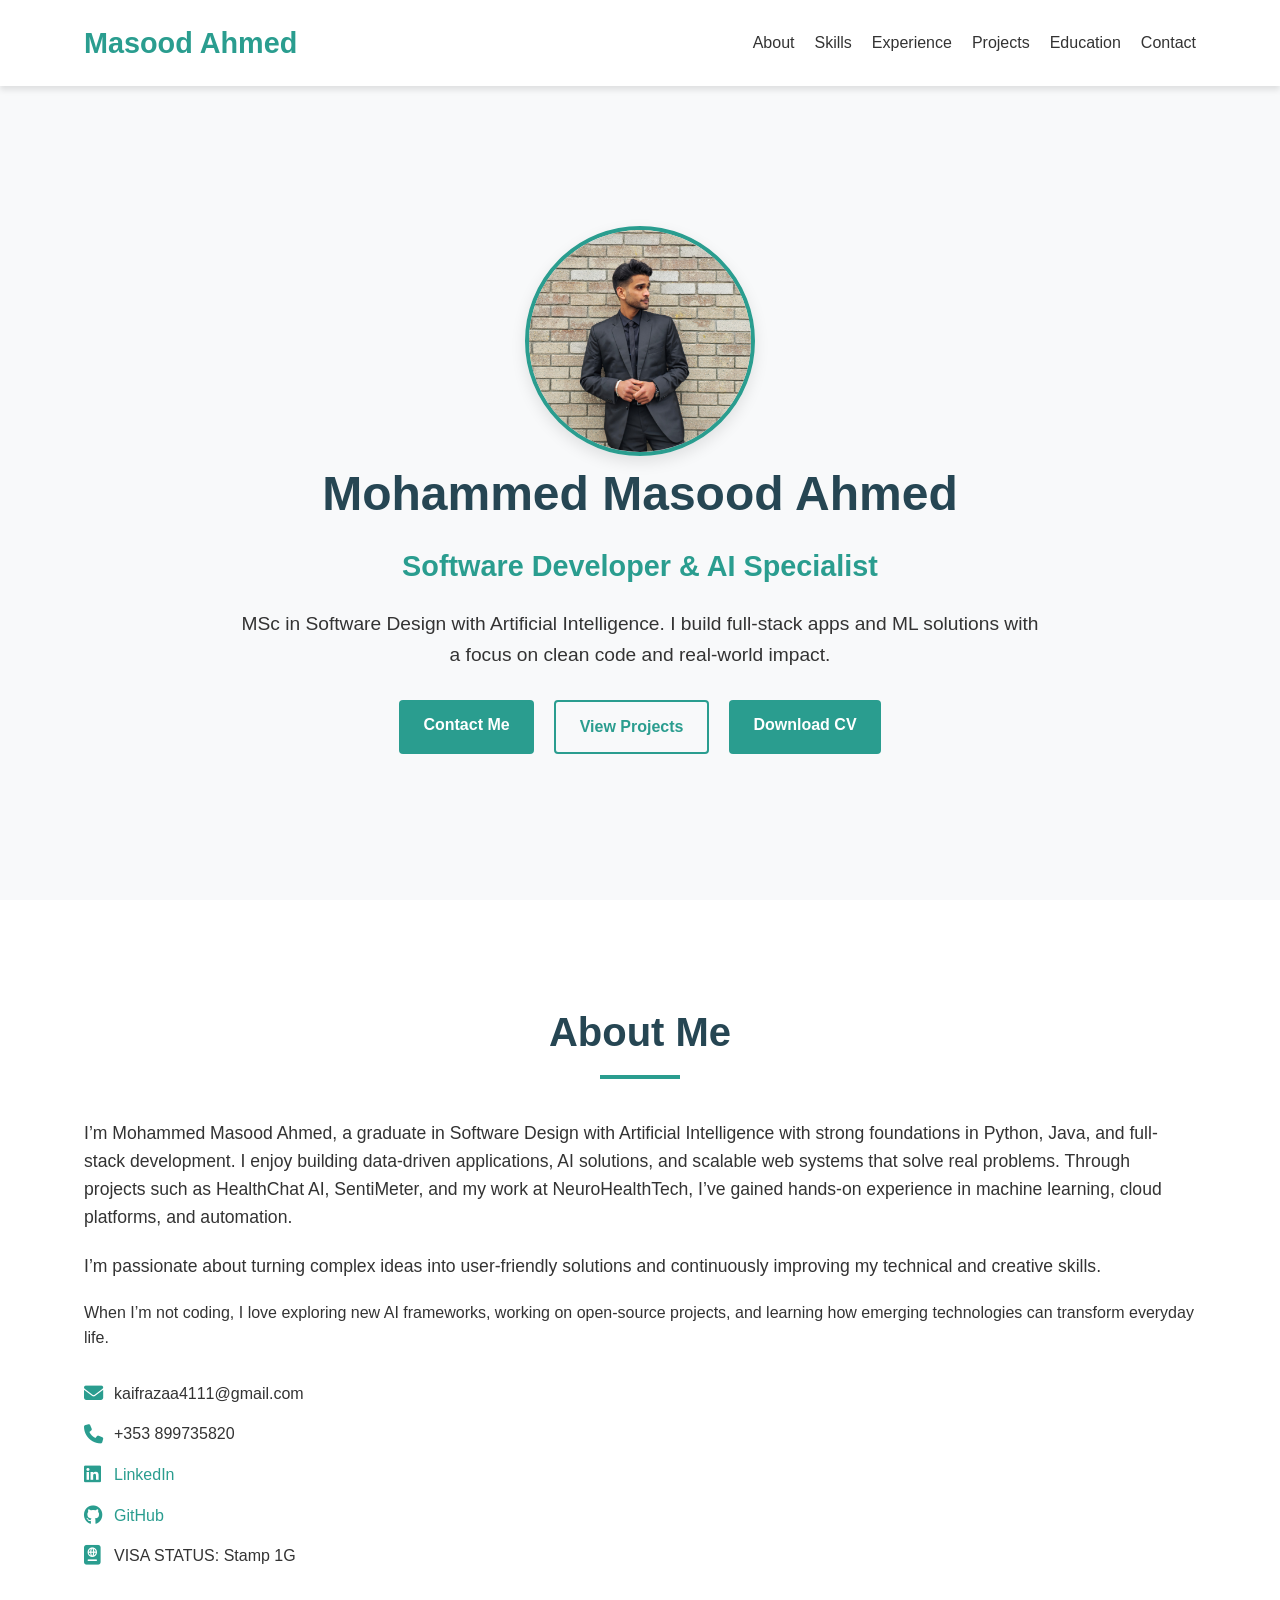
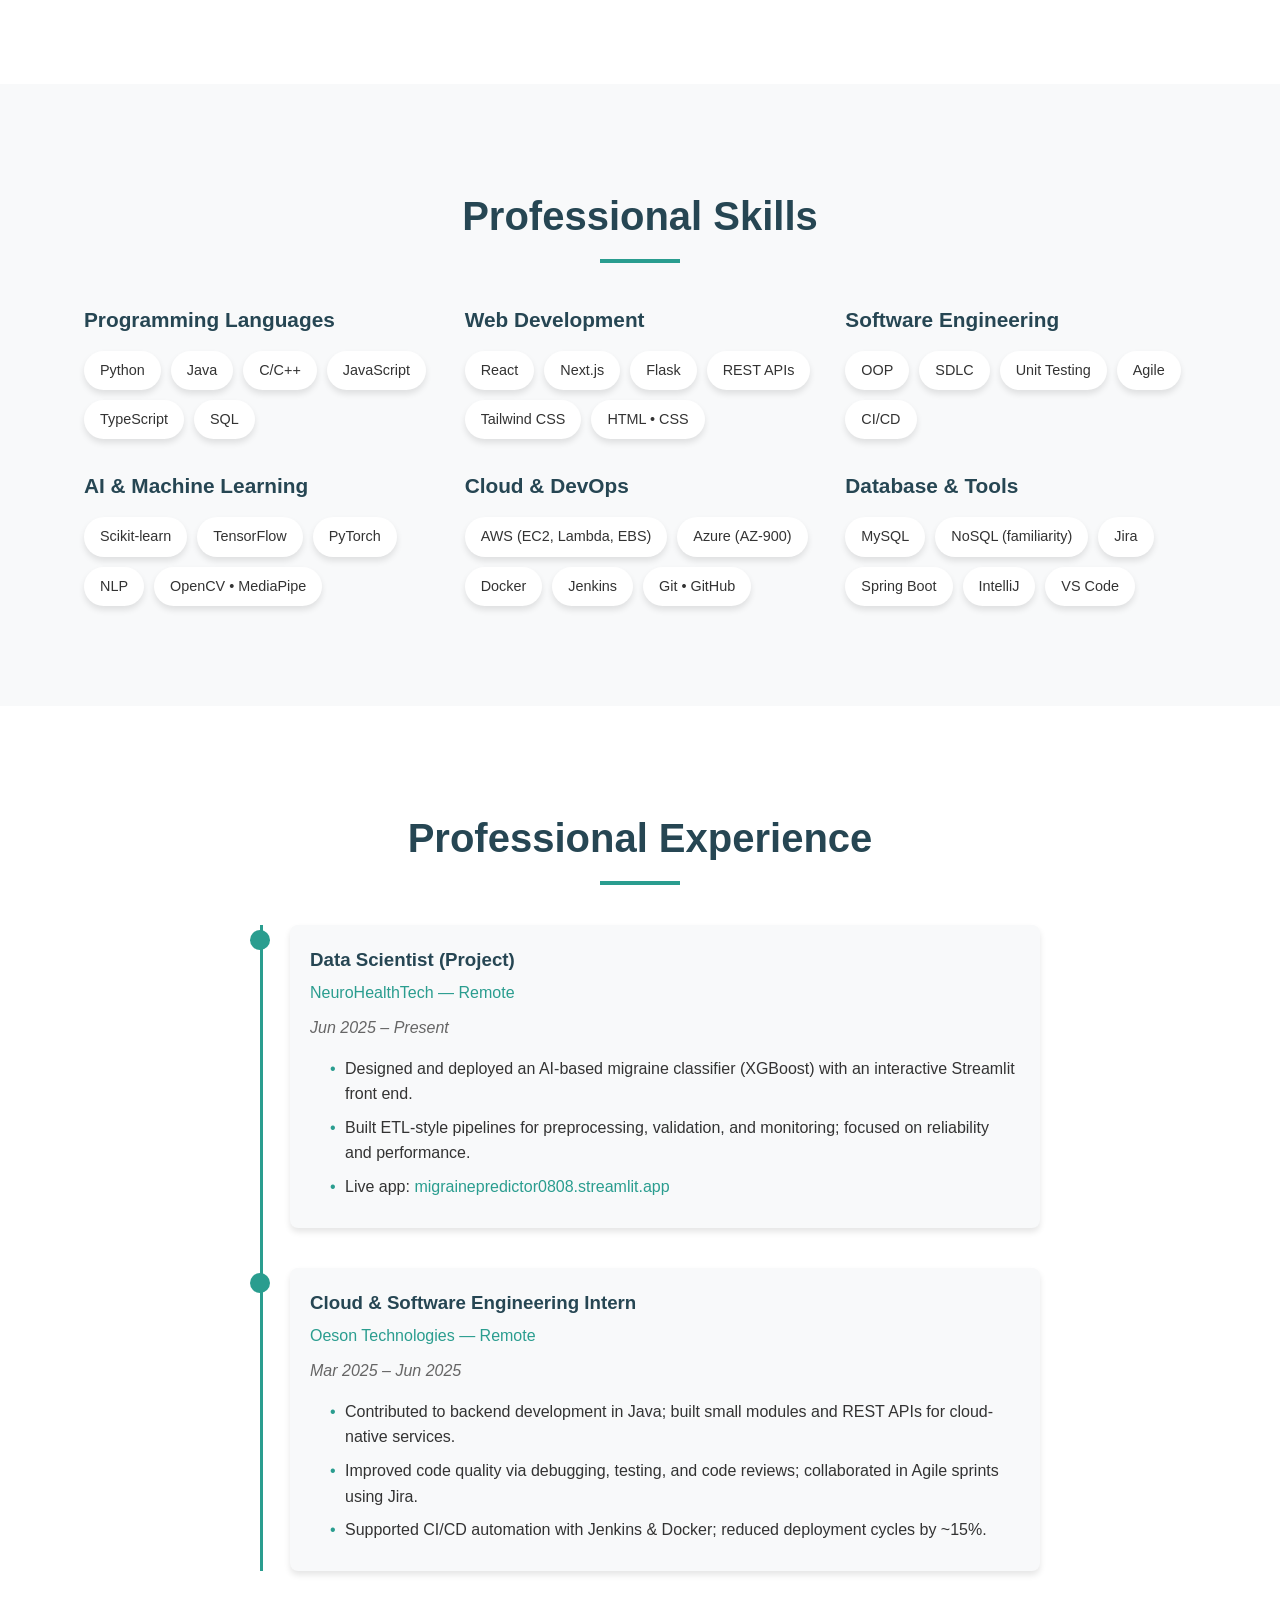
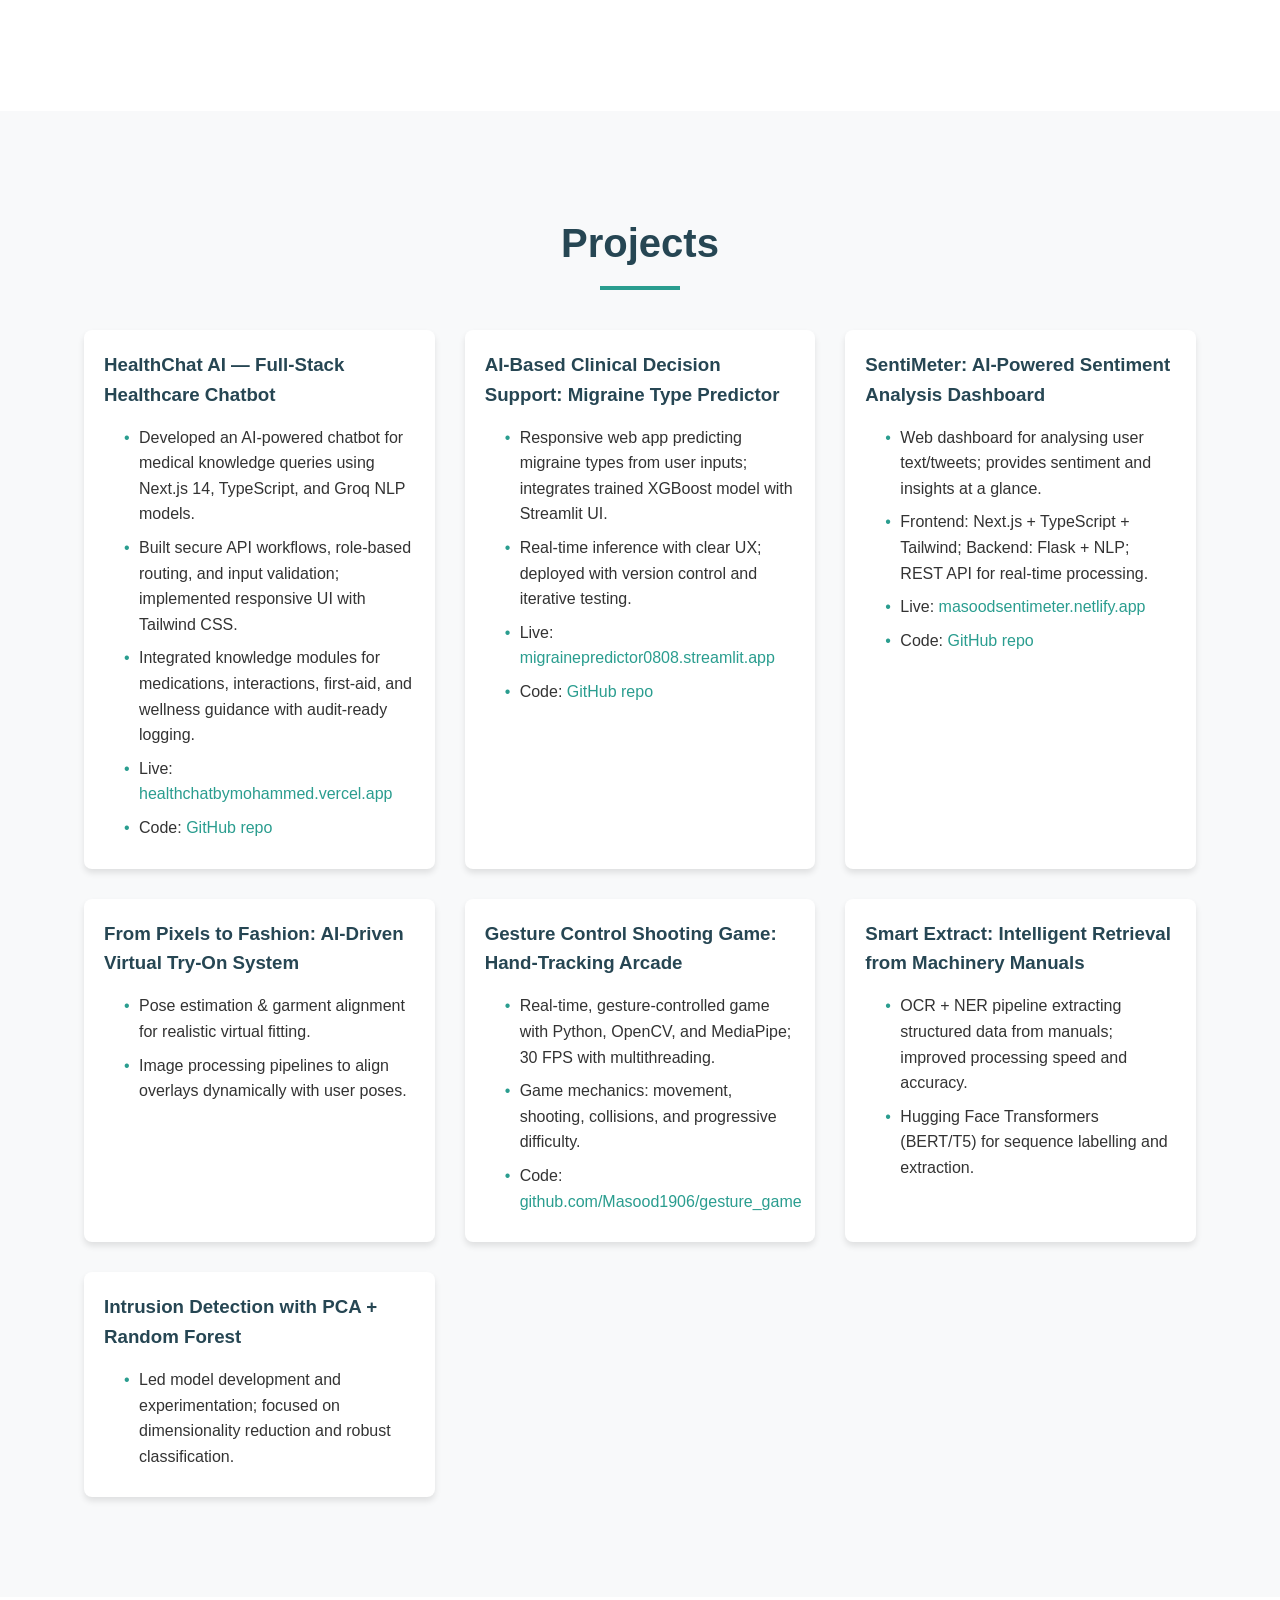
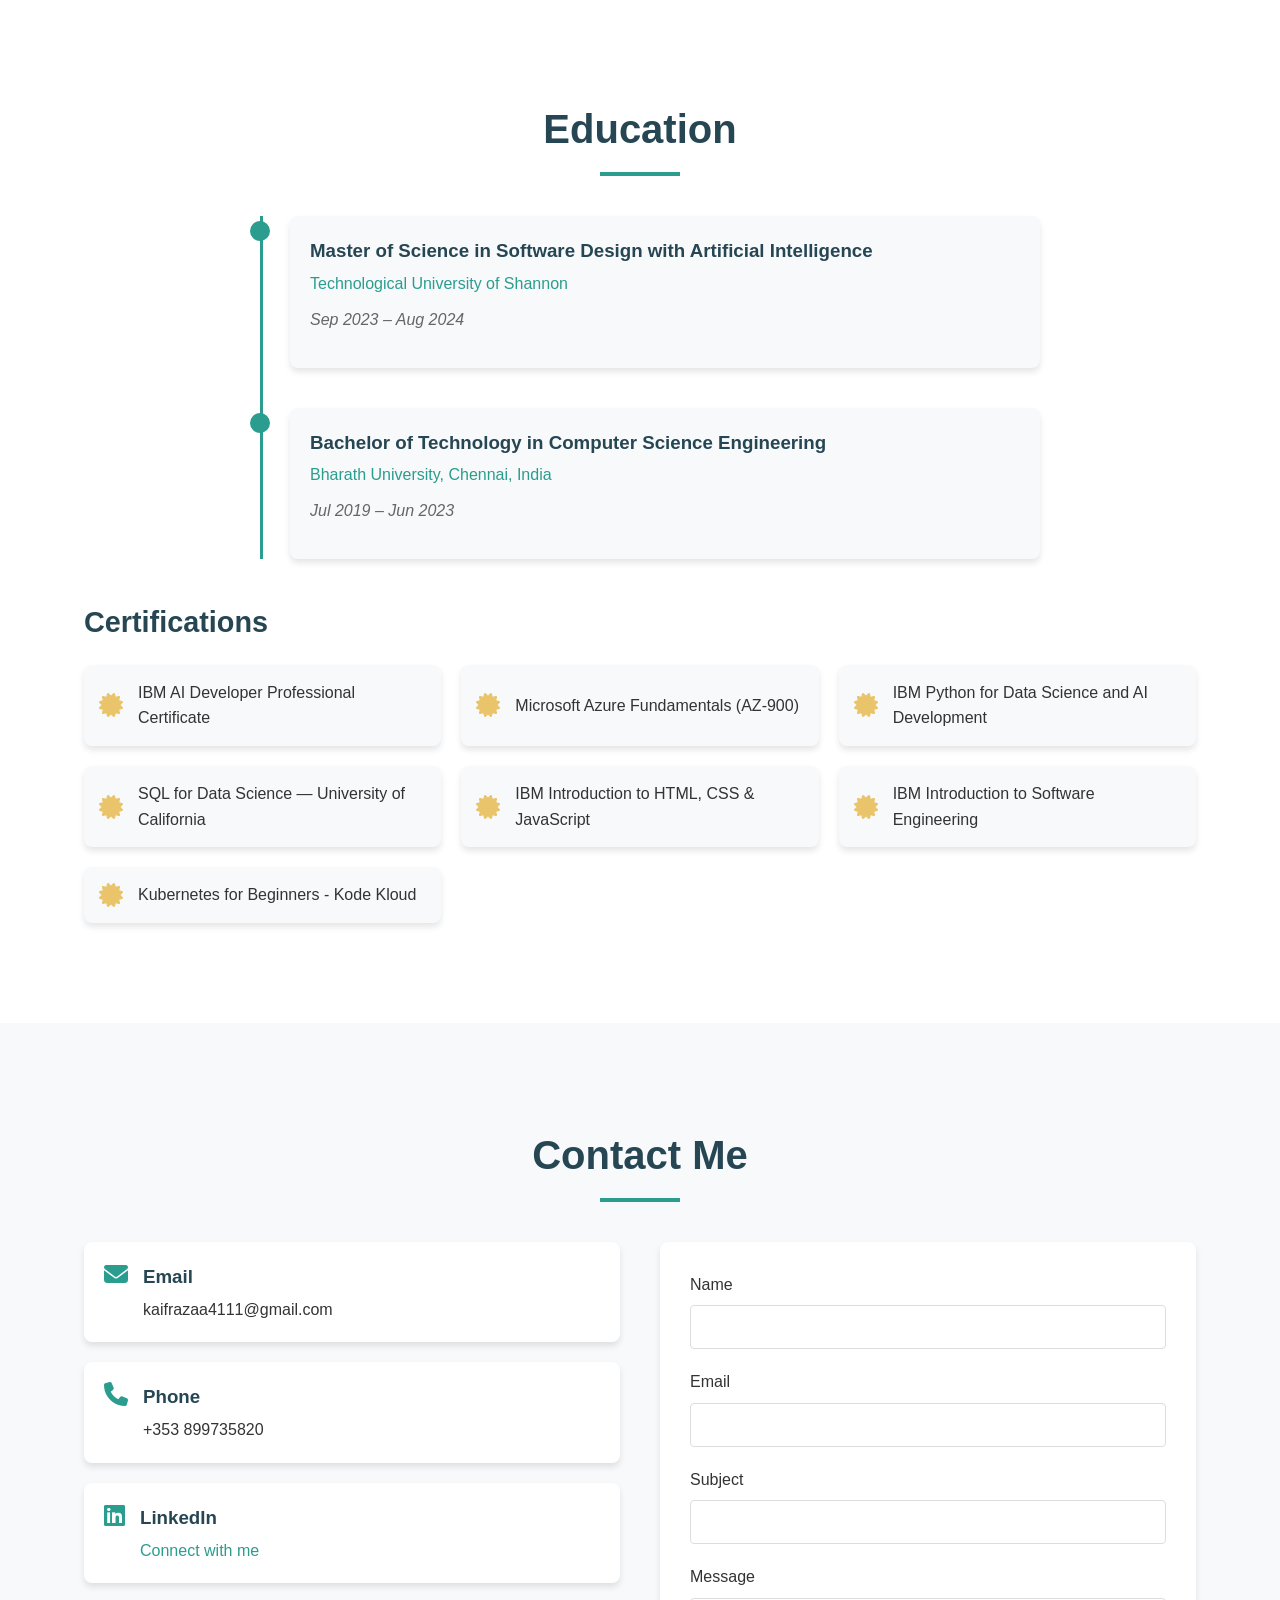
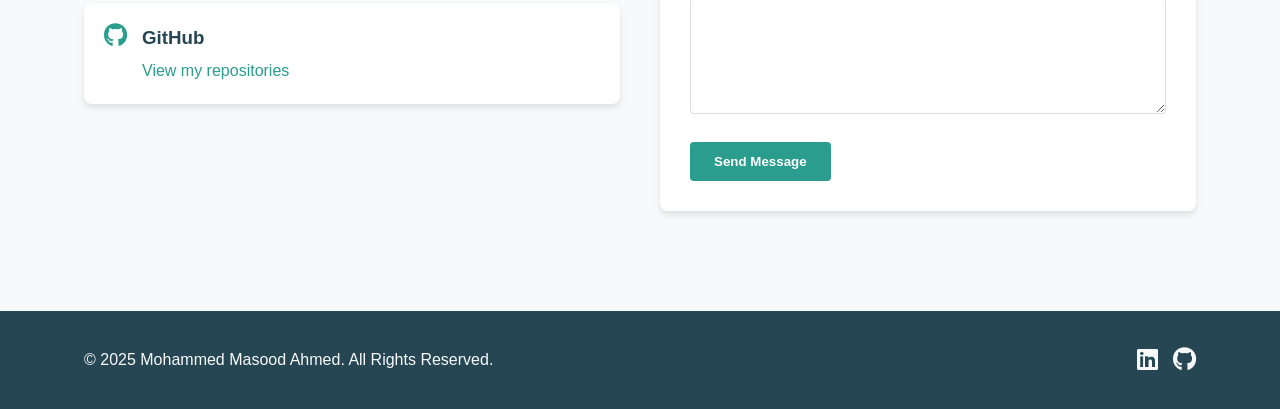
<file: index.html>
<!DOCTYPE html>
<html lang="en">
<head>
  <meta charset="UTF-8" />
  <meta name="viewport" content="width=device-width, initial-scale=1.0"/>
  <title>Mohammed Masood Ahmed - Portfolio</title>
  <link rel="stylesheet" href="css/style.css"/>
  <link rel="stylesheet" href="https://cdnjs.cloudflare.com/ajax/libs/font-awesome/6.4.0/css/all.min.css"/>
</head>
<body>
  <header>
    <div class="container">
      <nav aria-label="Primary">
        <div class="logo">
          <h1>Masood Ahmed</h1>
        </div>
        <ul class="nav-links">
          <li><a href="#about">About</a></li>
          <li><a href="#skills">Skills</a></li>
          <li><a href="#experience">Experience</a></li>
          <li><a href="#projects">Projects</a></li>
          <li><a href="#education">Education</a></li>
          <li><a href="#contact">Contact</a></li>
        </ul>
        <button class="hamburger" aria-label="Menu" aria-expanded="false" aria-controls="primary-menu">
          <span></span><span></span><span></span>
        </button>
      </nav>
    </div>
  </header>

  <section id="hero">
    <div class="container">
      <div class="hero-content">
        <div class="profile-image">
          <img src="img/profile.jpg" alt="Portrait of Mohammed Masood Ahmed"/>
        </div>
        <h1>Mohammed Masood Ahmed</h1>
        <h2>Software Developer & AI Specialist</h2>
        <!-- UPDATED: tightened summary -->
        <p>MSc in Software Design with Artificial Intelligence. I build full-stack apps and ML solutions with a focus on clean code and real-world impact.</p>
        <div class="hero-buttons">
          <a href="#contact" class="btn primary-btn">Contact Me</a>
          <a href="#projects" class="btn secondary-btn">View Projects</a>
          <!-- UPDATED: point to your latest CV asset path -->
          <a href="/Cv/cv.pdf?v=6" download class="btn primary-btn">Download CV</a>

        </div>
      </div>
    </div>
  </section>

  <section id="about">
    <div class="container">
      <h2 class="section-title">About Me</h2>
      <div class="about-content">
        <div class="about-text">
          <!-- UPDATED: reflects NeuroHealthTech experience -->
          <p>I’m Mohammed Masood Ahmed, a graduate in Software Design with Artificial Intelligence with strong foundations in Python, Java, and full-stack development. I enjoy building data-driven applications, AI solutions, and scalable web systems that solve real problems.

Through projects such as HealthChat AI, SentiMeter, and my work at NeuroHealthTech, I’ve gained hands-on experience in machine learning, cloud platforms, and automation. 
          <p>I’m passionate about turning complex ideas into user-friendly solutions and continuously improving my technical and creative skills.</p>
When I’m not coding, I love exploring new AI frameworks, working on open-source projects, and learning how emerging technologies can transform everyday life.</p>

          <div class="about-details">
            <div class="detail"><i class="fas fa-envelope"></i><span>kaifrazaa4111@gmail.com</span></div>
            <div class="detail"><i class="fas fa-phone"></i><span>+353 899735820</span></div>
            <div class="detail"><i class="fab fa-linkedin"></i><a href="https://www.linkedin.com/in/masood-ahmed-mohammed-razaa" target="_blank" rel="noopener">LinkedIn</a></div>
            <div class="detail"><i class="fab fa-github"></i><a href="https://github.com/Masood1906" target="_blank" rel="noopener">GitHub</a></div>
            <div class="detail"><i class="fas fa-passport"></i><span>VISA STATUS: Stamp 1G</span></div>
          </div>
        </div>
      </div>
    </div>
  </section>

  <section id="skills">
    <div class="container">
      <h2 class="section-title">Professional Skills</h2>
      <div class="skills-container">
        <div class="skill-category">
          <h3>Programming Languages</h3>
          <div class="skills-list">
            <span class="skill-tag">Python</span>
            <span class="skill-tag">Java</span>
            <span class="skill-tag">C/C++</span>
            <span class="skill-tag">JavaScript</span>
            <span class="skill-tag">TypeScript</span>
            <span class="skill-tag">SQL</span>
          </div>
        </div>
        <div class="skill-category">
          <h3>Web Development</h3>
          <div class="skills-list">
            <span class="skill-tag">React</span>
            <span class="skill-tag">Next.js</span>
            <span class="skill-tag">Flask</span>
            <span class="skill-tag">REST APIs</span>
            <span class="skill-tag">Tailwind CSS</span>
            <span class="skill-tag">HTML • CSS</span>
          </div>
        </div>
        <div class="skill-category">
          <h3>Software Engineering</h3>
          <div class="skills-list">
            <span class="skill-tag">OOP</span>
            <span class="skill-tag">SDLC</span>
            <span class="skill-tag">Unit Testing</span>
            <span class="skill-tag">Agile</span>
            <span class="skill-tag">CI/CD</span>
          </div>
        </div>
        <div class="skill-category">
          <h3>AI & Machine Learning</h3>
          <div class="skills-list">
            <span class="skill-tag">Scikit-learn</span>
            <span class="skill-tag">TensorFlow</span>
            <span class="skill-tag">PyTorch</span>
            <span class="skill-tag">NLP</span>
            <span class="skill-tag">OpenCV • MediaPipe</span>
          </div>
        </div>
        <div class="skill-category">
          <h3>Cloud & DevOps</h3>
          <div class="skills-list">
            <span class="skill-tag">AWS (EC2, Lambda, EBS)</span>
            <span class="skill-tag">Azure (AZ-900)</span>
            <span class="skill-tag">Docker</span>
            <span class="skill-tag">Jenkins</span>
            <span class="skill-tag">Git • GitHub</span>
          </div>
        </div>
        <div class="skill-category">
          <h3>Database & Tools</h3>
          <div class="skills-list">
            <span class="skill-tag">MySQL</span>
            <span class="skill-tag">NoSQL (familiarity)</span>
            <span class="skill-tag">Jira</span>
            <span class="skill-tag">Spring Boot</span>
            <span class="skill-tag">IntelliJ</span>
            <span class="skill-tag">VS Code</span>
          </div>
        </div>
      </div>
    </div>
  </section>

  <!-- UPDATED: Experience now shows NeuroHealthTech + Oeson -->
  <section id="experience">
    <div class="container">
      <h2 class="section-title">Professional Experience</h2>
      <div class="timeline">
        <div class="timeline-item">
          <div class="timeline-dot"></div>
          <div class="timeline-content">
            <h3>Data Scientist (Project)</h3>
            <h4>NeuroHealthTech — Remote</h4>
            <p class="timeline-date">Jun 2025 – Present</p>
            <ul>
              <li>Designed and deployed an AI-based migraine classifier (XGBoost) with an interactive Streamlit front end.</li>
              <li>Built ETL-style pipelines for preprocessing, validation, and monitoring; focused on reliability and performance.</li>
              <li>Live app: <a href="https://migrainepredictor0808.streamlit.app" target="_blank" rel="noopener">migrainepredictor0808.streamlit.app</a></li>
            </ul>
          </div>
        </div>

        <div class="timeline-item">
          <div class="timeline-dot"></div>
          <div class="timeline-content">
            <h3>Cloud & Software Engineering Intern</h3>
            <h4>Oeson Technologies — Remote</h4>
            <p class="timeline-date">Mar 2025 – Jun 2025</p>
            <ul>
              <li>Contributed to backend development in Java; built small modules and REST APIs for cloud-native services.</li>
              <li>Improved code quality via debugging, testing, and code reviews; collaborated in Agile sprints using Jira.</li>
              <li>Supported CI/CD automation with Jenkins & Docker; reduced deployment cycles by ~15%.</li>
            </ul>
          </div>
        </div>
      </div>
    </div>
  </section>

  <!-- UPDATED: Projects includes Migraine app first, fixed SentiMeter link text -->
  <section id="projects">
    <div class="container">
      <h2 class="section-title">Projects</h2>
      <div class="projects-grid">
        <!-- HealthChat AI project card -->
            <div class="project-card">
                <div class="project-content">
                <h3>HealthChat AI — Full-Stack Healthcare Chatbot</h3>
                <ul>
                    <li>Developed an AI-powered chatbot for medical knowledge queries using Next.js 14, TypeScript, and Groq NLP models.</li>
                    <li>Built secure API workflows, role-based routing, and input validation; implemented responsive UI with Tailwind CSS.</li>
                    <li>Integrated knowledge modules for medications, interactions, first-aid, and wellness guidance with audit-ready logging.</li>
                    <li>Live: <a href="https://healthchatbymohammed.vercel.app" target="_blank" rel="noopener">healthchatbymohammed.vercel.app</a></li>
                    <li>Code: <a href="https://github.com/Masood1906" target="_blank" rel="noopener">GitHub repo</a></li>
                    </ul>
  </div>
</div>


        <div class="project-card">
          <div class="project-content">
            <h3>AI-Based Clinical Decision Support: Migraine Type Predictor</h3>
            <ul>
              <li>Responsive web app predicting migraine types from user inputs; integrates trained XGBoost model with Streamlit UI.</li>
              <li>Real-time inference with clear UX; deployed with version control and iterative testing.</li>
              <li>Live: <a href="https://migrainepredictor0808.streamlit.app" target="_blank" rel="noopener">migrainepredictor0808.streamlit.app</a></li>
              <li>Code: <a href="https://github.com/Masood1906/Migraine_Predictor.git" target="_blank" rel="noopener">GitHub repo</a></li>
                    </ul>
            </ul>
          </div>
        </div>

        <div class="project-card">
          <div class="project-content">
            <h3>SentiMeter: AI-Powered Sentiment Analysis Dashboard</h3>
            <ul>
              <li>Web dashboard for analysing user text/tweets; provides sentiment and insights at a glance.</li>
              <li>Frontend: Next.js + TypeScript + Tailwind; Backend: Flask + NLP; REST API for real-time processing.</li>
              <li>Live: <a href="https://masoodsentimeter.netlify.app/" target="_blank" rel="noopener">masoodsentimeter.netlify.app</a></li>
              <li>Code: <a href="https://github.com/Masood1906/Sentiment-Analysis.git" target="_blank" rel="noopener">GitHub repo</a></li>
            </ul>
          </div>
        </div>

        <div class="project-card">
          <div class="project-content">
            <h3>From Pixels to Fashion: AI-Driven Virtual Try-On System</h3>
            <ul>
              <li>Pose estimation & garment alignment for realistic virtual fitting.</li>
              <li>Image processing pipelines to align overlays dynamically with user poses.</li>
            </ul>
          </div>
        </div>

        <div class="project-card">
          <div class="project-content">
            <h3>Gesture Control Shooting Game: Hand-Tracking Arcade</h3>
            <ul>
              <li>Real-time, gesture-controlled game with Python, OpenCV, and MediaPipe; 30 FPS with multithreading.</li>
              <li>Game mechanics: movement, shooting, collisions, and progressive difficulty.</li>
              <li>Code: <a href="https://github.com/Masood1906/gesture_game" target="_blank" rel="noopener">github.com/Masood1906/gesture_game</a></li>
            </ul>
          </div>
        </div>

        <div class="project-card">
          <div class="project-content">
            <h3>Smart Extract: Intelligent Retrieval from Machinery Manuals</h3>
            <ul>
              <li>OCR + NER pipeline extracting structured data from manuals; improved processing speed and accuracy.</li>
              <li>Hugging Face Transformers (BERT/T5) for sequence labelling and extraction.</li>
            </ul>
          </div>
        </div>

        <div class="project-card">
          <div class="project-content">
            <h3>Intrusion Detection with PCA + Random Forest</h3>
            <ul>
              <li>Led model development and experimentation; focused on dimensionality reduction and robust classification.</li>
            </ul>
          </div>
        </div>

      </div>
    </div>
  </section>

  <section id="education">
    <div class="container">
      <h2 class="section-title">Education</h2>
      <div class="timeline">
        <div class="timeline-item">
          <div class="timeline-dot"></div>
          <div class="timeline-content">
            <h3>Master of Science in Software Design with Artificial Intelligence</h3>
            <h4>Technological University of Shannon</h4>
            <p class="timeline-date">Sep 2023 – Aug 2024</p>
          </div>
        </div>
        <div class="timeline-item">
          <div class="timeline-dot"></div>
          <div class="timeline-content">
            <h3>Bachelor of Technology in Computer Science Engineering</h3>
            <h4>Bharath University, Chennai, India</h4>
            <p class="timeline-date">Jul 2019 – Jun 2023</p>
          </div>
        </div>
      </div>

      <h3 class="subsection-title">Certifications</h3>
      <div class="certifications">
        <div class="certification"><i class="fas fa-certificate"></i><span>IBM AI Developer Professional Certificate</span></div>
        <div class="certification"><i class="fas fa-certificate"></i><span>Microsoft Azure Fundamentals (AZ-900)</span></div>
        <div class="certification"><i class="fas fa-certificate"></i><span>IBM Python for Data Science and AI Development</span></div>
        <div class="certification"><i class="fas fa-certificate"></i><span>SQL for Data Science — University of California</span></div>
        <div class="certification"><i class="fas fa-certificate"></i><span>IBM Introduction to HTML, CSS & JavaScript</span></div>
        <div class="certification"><i class="fas fa-certificate"></i><span>IBM Introduction to Software Engineering</span></div>
        <div class="certification"><i class="fas fa-certificate"></i><span>Kubernetes for Beginners - Kode Kloud</span></div>
      </div>
    </div>
  </section>

  <section id="contact">
    <div class="container">
      <h2 class="section-title">Contact Me</h2>
      <div class="contact-container">
        <div class="contact-info">
          <div class="contact-item">
            <i class="fas fa-envelope"></i>
            <div><h3>Email</h3><p>kaifrazaa4111@gmail.com</p></div>
          </div>
          <div class="contact-item">
            <i class="fas fa-phone"></i>
            <div><h3>Phone</h3><p>+353 899735820</p></div>
          </div>
          <div class="contact-item">
            <i class="fab fa-linkedin"></i>
            <div><h3>LinkedIn</h3><p><a href="https://www.linkedin.com/in/masood-ahmed-mohammed-razaa" target="_blank" rel="noopener">Connect with me</a></p></div>
          </div>
          <div class="contact-item">
            <i class="fab fa-github"></i>
            <div><h3>GitHub</h3><p><a href="https://github.com/Masood1906" target="_blank" rel="noopener">View my repositories</a></p></div>
          </div>
        </div>
        <div class="contact-form">
          <form id="contactForm" novalidate>
            <div class="form-group">
              <label for="name">Name</label><input type="text" id="name" name="name" required/>
            </div>
            <div class="form-group">
              <label for="email">Email</label><input type="email" id="email" name="email" required/>
            </div>
            <div class="form-group">
              <label for="subject">Subject</label><input type="text" id="subject" name="subject" required/>
            </div>
            <div class="form-group">
              <label for="message">Message</label><textarea id="message" name="message" rows="5" required></textarea>
            </div>
            <button type="submit" class="btn primary-btn">Send Message</button>
          </form>
        </div>
      </div>
    </div>
  </section>

  <footer>
    <div class="container">
      <div class="footer-content">
        <p>&copy; 2025 Mohammed Masood Ahmed. All Rights Reserved.</p>
        <div class="social-links">
          <a href="https://www.linkedin.com/in/masood-ahmed-mohammed-razaa" target="_blank" rel="noopener"><i class="fab fa-linkedin"></i></a>
          <a href="https://github.com/Masood1906" target="_blank" rel="noopener"><i class="fab fa-github"></i></a>
        </div>
      </div>
    </div>
  </footer>

  <script src="js/script.js"></script>
  <script>
    // Basic hamburger toggle (if not already in js/script.js)
    const hamburger = document.querySelector('.hamburger');
    const nav = document.querySelector('.nav-links');
    if (hamburger && nav) {
      hamburger.addEventListener('click', () => {
        const expanded = hamburger.getAttribute('aria-expanded') === 'true';
        hamburger.setAttribute('aria-expanded', String(!expanded));
        nav.classList.toggle('open');
      });
    }
  </script>
</body>
</html>
</file>
<file: css/style.css>
/* Base Styles */
:root {
  --primary-color: #2a9d8f;
  --secondary-color: #264653;
  --accent-color: #e9c46a;
  --text-color: #333;
  --light-text: #f8f9fa;
  --light-bg: #f8f9fa;
  --dark-bg: #264653;
  --border-color: #ddd;
  --shadow: 0 4px 6px rgba(0, 0, 0, 0.1);
  --transition: all 0.3s ease;
}

* {
  margin: 0;
  padding: 0;
  box-sizing: border-box;
}

html {
  scroll-behavior: smooth;
}

body {
  font-family: "Segoe UI", Tahoma, Geneva, Verdana, sans-serif;
  line-height: 1.6;
  color: var(--text-color);
  background-color: var(--light-bg);
}

a {
  text-decoration: none;
  color: var(--primary-color);
  transition: var(--transition);
}

a:hover {
  color: var(--secondary-color);
}

ul {
  list-style: none;
}

img {
  width: 230px;              /* Slightly larger than 150 for visual balance */
  height: 230px;
  object-fit: cover;         /* Prevent distortion */
  border-radius: 50%;        /* Makes the image circular */
  border: 4px solid var(--primary-color); /* Green border from your theme */
  display: block;
  margin: 0 auto;
  box-shadow: 0 6px 15px rgba(0, 0, 0, 0.1); /* Optional shadow */
}

.container {
  width: 90%;
  max-width: 1200px;
  margin: 0 auto;
  padding: 0 20px;
}

.section-title {
  text-align: center;
  margin-bottom: 40px;
  font-size: 2.5rem;
  color: var(--secondary-color);
  position: relative;
  padding-bottom: 15px;
}

.section-title::after {
  content: "";
  position: absolute;
  bottom: 0;
  left: 50%;
  transform: translateX(-50%);
  width: 80px;
  height: 4px;
  background-color: var(--primary-color);
}

.subsection-title {
  margin: 40px 0 20px;
  font-size: 1.8rem;
  color: var(--secondary-color);
}

.btn {
  display: inline-block;
  padding: 12px 24px;
  border-radius: 4px;
  font-weight: 600;
  text-align: center;
  cursor: pointer;
  transition: var(--transition);
  border: none;
}

.primary-btn {
  background-color: var(--primary-color);
  color: white;
}

.primary-btn:hover {
  background-color: #238b7e;
  color: white;
}

.secondary-btn {
  background-color: transparent;
  color: var(--primary-color);
  border: 2px solid var(--primary-color);
}

.secondary-btn:hover {
  background-color: var(--primary-color);
  color: white;
}

/* Header */
header {
  background-color: white;
  box-shadow: var(--shadow);
  position: fixed;
  top: 0;
  left: 0;
  width: 100%;
  z-index: 1000;
}

nav {
  display: flex;
  justify-content: space-between;
  align-items: center;
  padding: 20px 0;
}

.logo h1 {
  font-size: 1.8rem;
  color: var(--primary-color);
  margin: 0;
}

.nav-links {
  display: flex;
  gap: 20px;
}

.nav-links a {
  color: var(--text-color);
  font-weight: 500;
}

.nav-links a:hover {
  color: var(--primary-color);
}

.hamburger {
  display: none;
  flex-direction: column;
  cursor: pointer;
}

.hamburger span {
  width: 25px;
  height: 3px;
  background-color: var(--text-color);
  margin: 3px 0;
  transition: var(--transition);
}

/* Hero Section */
#hero {
  height: 100vh;
  display: flex;
  align-items: center;
  background-color: var(--light-bg);
  padding-top: 80px;
}

.hero-content {
  max-width: 800px;
  margin: 0 auto;
  text-align: center;
}

.hero-content h1 {
  font-size: 3rem;
  margin-bottom: 10px;
  color: var(--secondary-color);
}

.hero-content h2 {
  font-size: 1.8rem;
  margin-bottom: 20px;
  color: var(--primary-color);
}

.hero-content p {
  font-size: 1.2rem;
  margin-bottom: 30px;
  color: var(--text-color);
}

.hero-buttons {
  display: flex;
  justify-content: center;
  gap: 20px;
}

/* About Section */
#about {
  padding: 100px 0;
  background-color: white;
}

.about-content {
  display: flex;
  align-items: center;
  gap: 40px;
}

.about-text {
  flex: 1;
}

.about-text p {
  margin-bottom: 20px;
  font-size: 1.1rem;
}

.about-details {
  margin-top: 30px;
}

.detail {
  display: flex;
  align-items: center;
  margin-bottom: 15px;
}

.detail i {
  width: 30px;
  color: var(--primary-color);
  font-size: 1.2rem;
}

/* Skills Section */
#skills {
  padding: 100px 0;
  background-color: var(--light-bg);
}

.skills-container {
  display: grid;
  grid-template-columns: repeat(auto-fill, minmax(300px, 1fr));
  gap: 30px;
}

.skill-category h3 {
  margin-bottom: 15px;
  color: var(--secondary-color);
  font-size: 1.3rem;
}

.skills-list {
  display: flex;
  flex-wrap: wrap;
  gap: 10px;
}

.skill-tag {
  background-color: white;
  color: var(--text-color);
  padding: 8px 16px;
  border-radius: 20px;
  font-size: 0.9rem;
  box-shadow: var(--shadow);
  transition: var(--transition);
}

.skill-tag:hover {
  background-color: var(--primary-color);
  color: white;
  transform: translateY(-3px);
}

/* Experience Section */
#experience {
  padding: 100px 0;
  background-color: white;
}

.timeline {
  position: relative;
  max-width: 800px;
  margin: 0 auto;
}

.timeline::before {
  content: "";
  position: absolute;
  top: 0;
  bottom: 0;
  left: 20px;
  width: 3px;
  background-color: var(--primary-color);
}

.timeline-item {
  position: relative;
  margin-bottom: 40px;
  padding-left: 50px;
}

.timeline-dot {
  position: absolute;
  left: 10px;
  top: 5px;
  width: 20px;
  height: 20px;
  border-radius: 50%;
  background-color: var(--primary-color);
  z-index: 1;
}

.timeline-content {
  background-color: var(--light-bg);
  padding: 20px;
  border-radius: 8px;
  box-shadow: var(--shadow);
}

.timeline-content h3 {
  margin-bottom: 5px;
  color: var(--secondary-color);
}

.timeline-content h4 {
  margin-bottom: 10px;
  color: var(--primary-color);
  font-weight: 500;
}

.timeline-date {
  font-style: italic;
  margin-bottom: 15px;
  color: #666;
}

.timeline-content ul {
  padding-left: 20px;
}

.timeline-content li {
  margin-bottom: 8px;
  position: relative;
  padding-left: 15px;
}

.timeline-content li::before {
  content: "•";
  position: absolute;
  left: 0;
  color: var(--primary-color);
}

/* Projects Section */
#projects {
  padding: 100px 0;
  background-color: var(--light-bg);
}

.projects-grid {
  display: grid;
  grid-template-columns: repeat(auto-fill, minmax(350px, 1fr));
  gap: 30px;
}

.project-card {
  background-color: white;
  border-radius: 8px;
  overflow: hidden;
  box-shadow: var(--shadow);
  transition: var(--transition);
}

.project-card:hover {
  transform: translateY(-5px);
  box-shadow: 0 10px 20px rgba(0, 0, 0, 0.1);
}

.project-content {
  padding: 20px;
}

.project-content h3 {
  margin-bottom: 15px;
  color: var(--secondary-color);
}

.project-content ul {
  padding-left: 20px;
}

.project-content li {
  margin-bottom: 8px;
  position: relative;
  padding-left: 15px;
}

.project-content li::before {
  content: "•";
  position: absolute;
  left: 0;
  color: var(--primary-color);
}

/* Education Section */
#education {
  padding: 100px 0;
  background-color: white;
}

.certifications {
  display: grid;
  grid-template-columns: repeat(auto-fill, minmax(300px, 1fr));
  gap: 20px;
}

.certification {
  display: flex;
  align-items: center;
  gap: 15px;
  background-color: var(--light-bg);
  padding: 15px;
  border-radius: 8px;
  box-shadow: var(--shadow);
}

.certification i {
  color: var(--accent-color);
  font-size: 1.5rem;
}

/* Contact Section */
#contact {
  padding: 100px 0;
  background-color: var(--light-bg);
}

.contact-container {
  display: grid;
  grid-template-columns: 1fr 1fr;
  gap: 40px;
}

.contact-info {
  display: flex;
  flex-direction: column;
  gap: 20px;
}

.contact-item {
  display: flex;
  align-items: flex-start;
  gap: 15px;
  background-color: white;
  padding: 20px;
  border-radius: 8px;
  box-shadow: var(--shadow);
}

.contact-item i {
  color: var(--primary-color);
  font-size: 1.5rem;
}

.contact-item h3 {
  margin-bottom: 5px;
  color: var(--secondary-color);
}

.contact-form {
  background-color: white;
  padding: 30px;
  border-radius: 8px;
  box-shadow: var(--shadow);
}

.form-group {
  margin-bottom: 20px;
}

.form-group label {
  display: block;
  margin-bottom: 8px;
  font-weight: 500;
}

.form-group input,
.form-group textarea {
  width: 100%;
  padding: 12px;
  border: 1px solid var(--border-color);
  border-radius: 4px;
  font-family: inherit;
  font-size: 1rem;
}

.form-group input:focus,
.form-group textarea:focus {
  outline: none;
  border-color: var(--primary-color);
}

/* Footer */
footer {
  background-color: var(--dark-bg);
  color: var(--light-text);
  padding: 30px 0;
}

.footer-content {
  display: flex;
  justify-content: space-between;
  align-items: center;
}

.social-links {
  display: flex;
  gap: 15px;
}

.social-links a {
  color: var(--light-text);
  font-size: 1.5rem;
  transition: var(--transition);
}

.social-links a:hover {
  color: var(--accent-color);
}

/* Responsive Styles */
@media (max-width: 992px) {
  .contact-container {
    grid-template-columns: 1fr;
  }
}

@media (max-width: 768px) {
  .nav-links {
    position: fixed;
    top: 70px;
    left: -100%;
    width: 100%;
    height: calc(100vh - 70px);
    background-color: white;
    flex-direction: column;
    align-items: center;
    justify-content: center;
    transition: var(--transition);
  }

  .nav-links.active {
    left: 0;
  }

  .hamburger {
    display: flex;
  }

  .about-content {
    flex-direction: column;
  }

  .projects-grid {
    grid-template-columns: 1fr;
  }

  .skills-container {
    grid-template-columns: 1fr;
  }

  .hero-content h1 {
    font-size: 2.5rem;
  }

  .hero-content h2 {
    font-size: 1.5rem;
  }

  .section-title {
    font-size: 2rem;
  }
}

@media (max-width: 576px) {
  .hero-buttons {
    flex-direction: column;
    gap: 15px;
  }

  .certifications {
    grid-template-columns: 1fr;
  }

  .footer-content {
    flex-direction: column;
    gap: 20px;
    text-align: center;
  }
}
</file>
